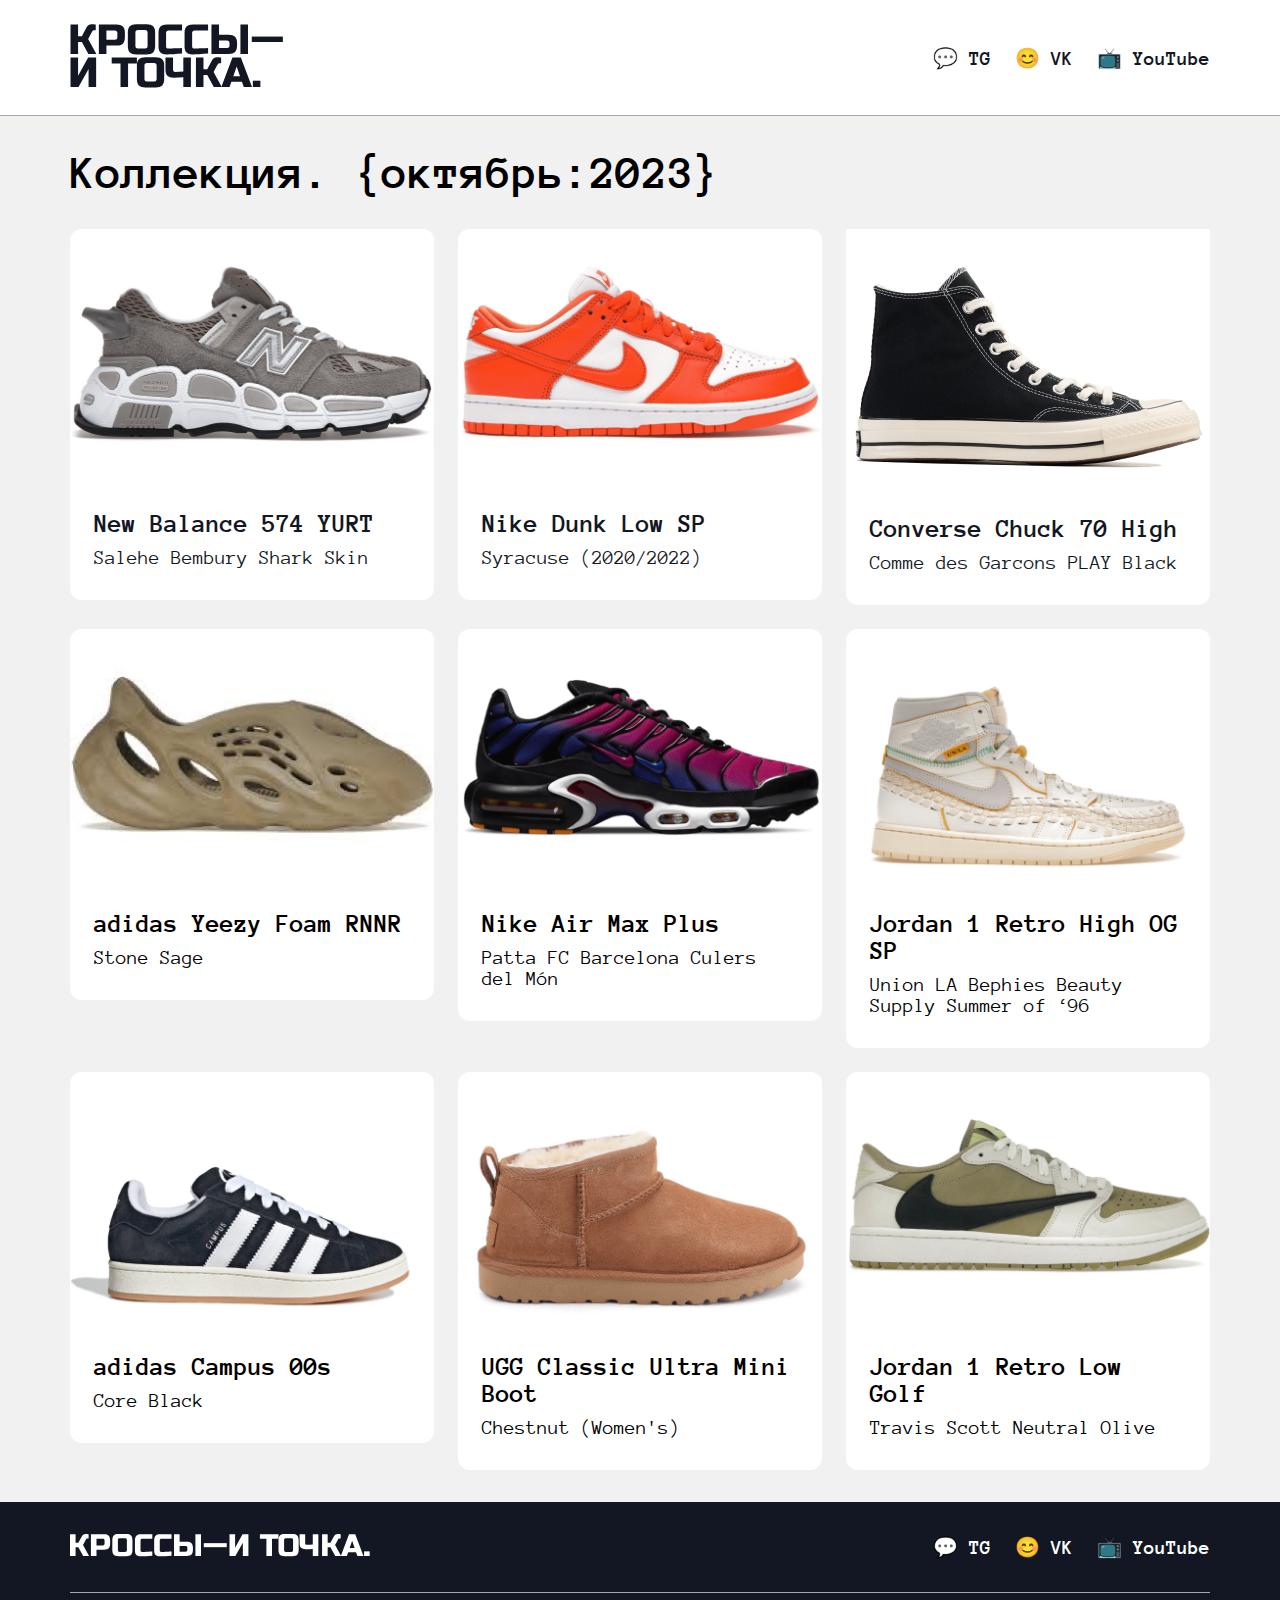
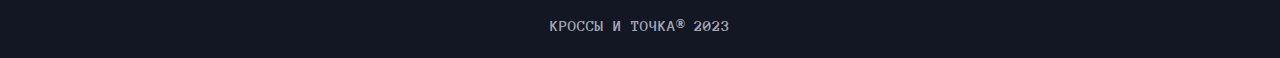
<file: index.html>
<!DOCTYPE html>
<html lang="en">
<head>
    <meta charset="UTF-8">
    <meta name="viewport" content="width=device-width, initial-scale=1.0">
    <title>Кроссы и точка</title>
    <link href="./style.css" rel="stylesheet" />
</head>
<body>
    <main>
        <header>
            <div class="header-container">
                <a href="#" class="logo-link">
                    <img alt="Кроссы и точка" src="./images/logo.svg" />
                </a>
                <nav>
                    <ul class="nav-list">
                        <li class="nav-item">
                            <a href="https://t.me/lastglow" class="nav-link">💬 TG</a>
                        </li>
                        <li class="nav-item">
                            <a href="#" class="nav-link">😊 VK</a>
                        </li>
                        <li class="nav-item">
                            <a href="#" class="nav-link">📺 YouTube</a>
                        </li>
                    </ul>
                </nav>
            </div>
        </header>

        <div class="content">
            <h1>Коллекция. {октябрь:2023}</h1>
            <div class="sneakers">
                <a class="sneaker" href="item-1.html">
                    <img alt="New Balance 574 YURT" src="./images/6.png" class="sneaker-image" />
                    <div class="sneaker-info">
                        <h3>New Balance 574 YURT</h3>
                        <p>Salehe Bembury Shark Skin</p>
                    </div>
                </a>
                <a class="sneaker" href="item-2.html">
                    <img alt="Nike Dunk Low SP" src="./images/7.png" class="sneaker-image" />
                    <div class="sneaker-info">
                        <h3>Nike Dunk Low SP</h3>
                        <p>Syracuse (2020/2022)</p>
                    </div>
                </a>
                <a class="sneaker" href="item-3.html">
                    <img alt="Converse Chuck 70 High" src="./images/4.png" class="sneaker-image" />
                    <div class="sneaker-info">
                        <h3>Converse Chuck 70 High</h3>
                        <p>Comme des Garcons PLAY Black</p>
                    </div>
                </a>
                <div class="sneaker">
                    <img alt="adidas Yeezy Foam RNNR" src="./images/9.png" class="sneaker-image" />
                    <div class="sneaker-info">
                        <h3>adidas Yeezy Foam RNNR</h3>
                        <p>Stone Sage</p>
                    </div>
                </div>
                <div class="sneaker">
                    <img alt="Jordan 1 Retro High OG SP" src="./images/1.png" class="sneaker-image" />
                    <div class="sneaker-info">
                        <h3>Nike Air Max Plus</h3>
                        <p>Patta FC Barcelona Culers del Món</p>
                    </div>
                </div>
                <div class="sneaker">
                    <img alt="Jordan 1 Retro High OG SP" src="./images/2.png" class="sneaker-image" />
                    <div class="sneaker-info">
                        <h3>Jordan 1 Retro High OG SP</h3>
                        <p>Union LA Bephies Beauty Supply Summer of ‘96</p>
                    </div>
                </div>
                <div class="sneaker">
                    <img alt="adidas Campus 00s" src="./images/3.png" class="sneaker-image" />
                    <div class="sneaker-info">
                        <h3>adidas Campus 00s</h3>
                        <p>Core Black</p>
                    </div>
                </div>
                <div class="sneaker">
                    <img alt="UGG Classic Ultra Mini Boot" src="./images/5.png" class="sneaker-image" />
                    <div class="sneaker-info">
                        <h3>UGG Classic Ultra Mini Boot</h3>
                        <p>Chestnut (Women's)</p>
                    </div>
                </div>
                <div class="sneaker">
                    <img alt="Jordan 1 Retro Low Golf" src="./images/8.png" class="sneaker-image" />
                    <div class="sneaker-info">
                        <h3>Jordan 1 Retro Low Golf</h3>
                        <p>Travis Scott Neutral Olive</p>
                    </div>
                </div>
            </div>
        </div>

        <footer>
            <div class="footer-content">
                <a class="footer__logo-link" href="#">
                    <img alt="Кроссы и точка" src="./images/logo_footer.svg" class="footer__logo-image" />
                </a>
                <nav>
                    <ul class="nav-list">
                        <li class="nav-item">
                            <a href="https://t.me/lastglow" class="nav-link">💬 TG</a>
                        </li>
                        <li class="nav-item">
                            <a href="#" class="nav-link">😊 VK</a>
                        </li>
                        <li class="nav-item">
                            <a href="#" class="nav-link">📺 YouTube</a>
                        </li>
                    </ul>
                </nav>
            </div>
            <div class="copyright">
                <p class="copyright-text">КРОССЫ И ТОЧКА® 2023</p>
            </div>
        </footer>
    </main> 
</body>
</html>
</file>
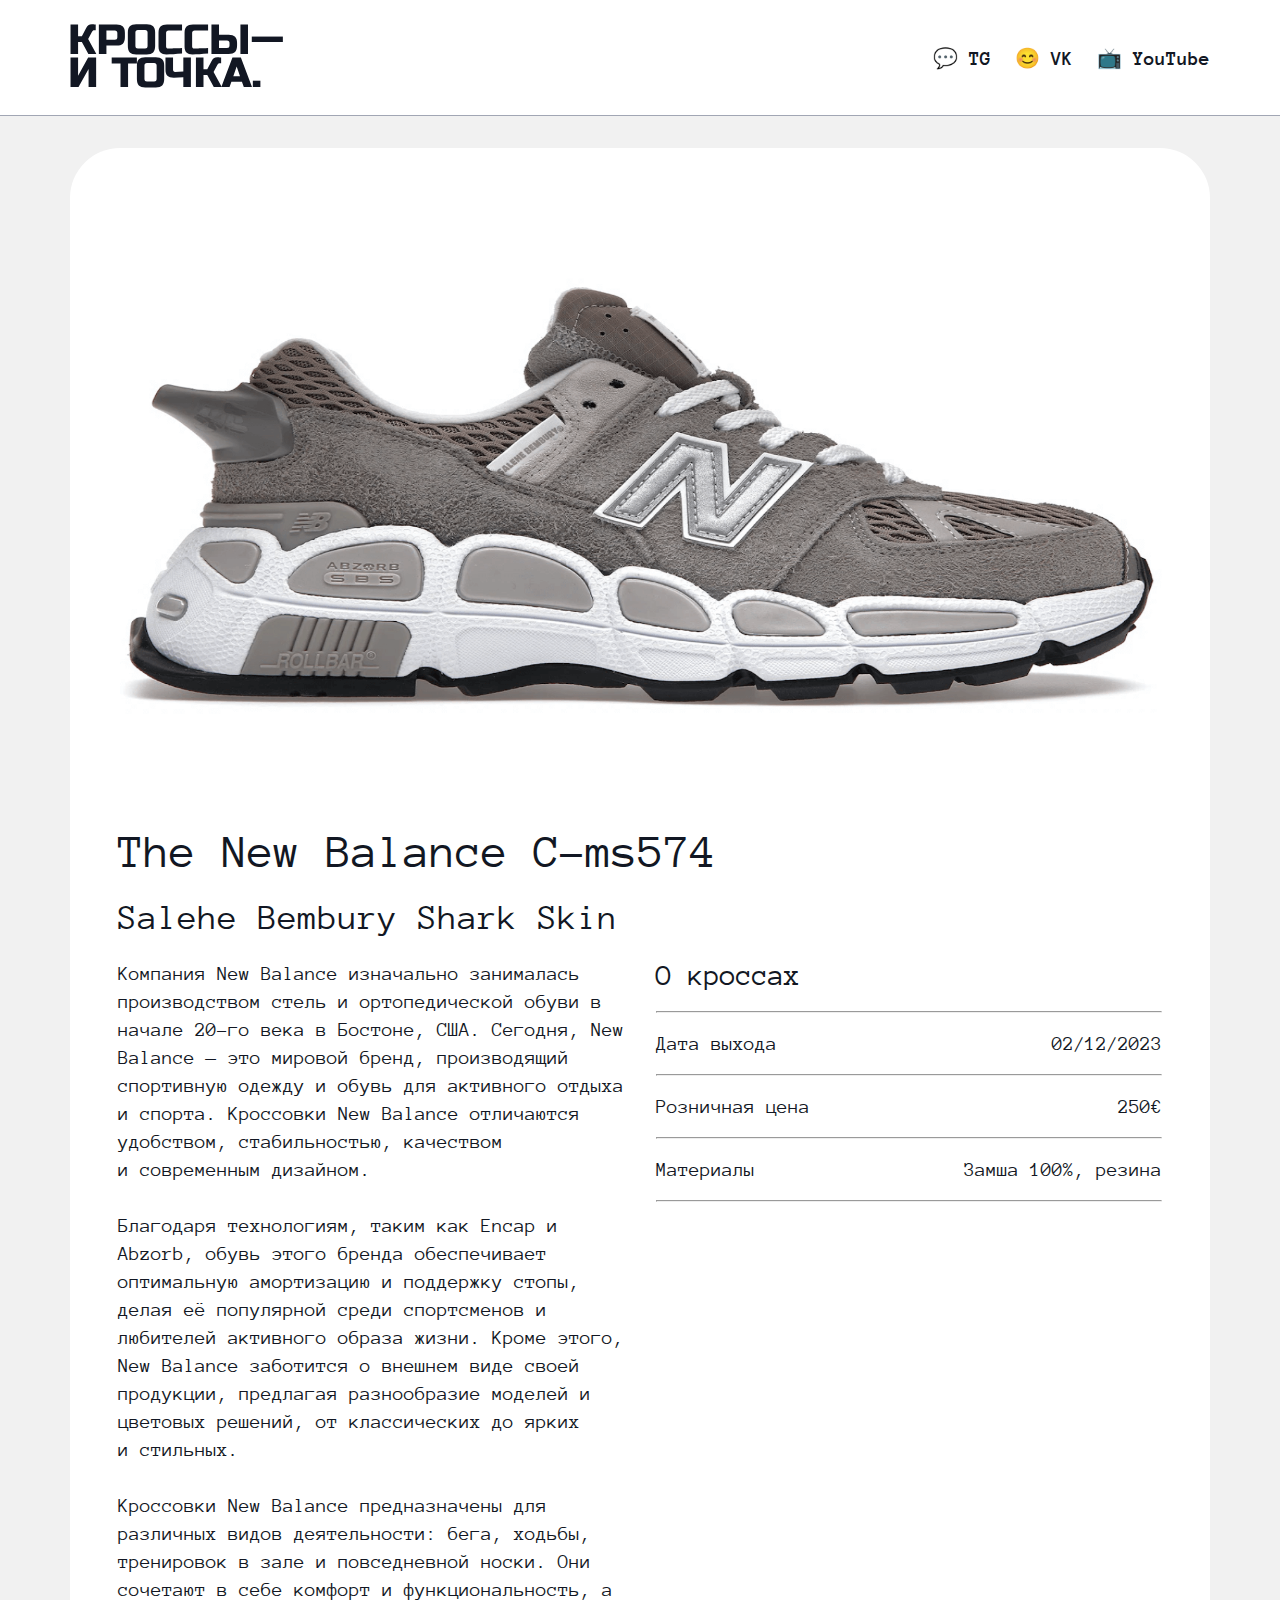
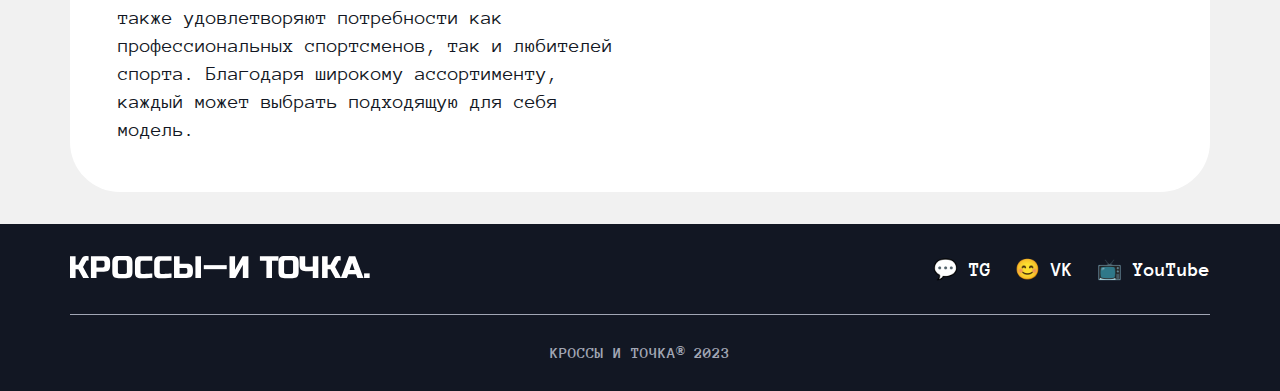
<file: item-1.html>
<!DOCTYPE html>
<html lang="en">
<head>
    <meta charset="UTF-8">
    <meta name="viewport" content="width=device-width, initial-scale=1.0">
    <title>Кроссы и точка</title>
    <link href="./cdn.css" rel="stylesheet" />
</head>
<body>
    <main>
        <header>
            <div class="header-container">
                <a href="index.html" class="logo-link">
                <img alt="Кроссы и точка" src="./images/logo.svg" />
                </a>
                <nav>
                    <ul class="nav-list">
                        <li class="nav-item">
                            <a href="#" class="nav-link">💬 TG</a>
                        </li>
                        <li class="nav-item">
                            <a href="#" class="nav-link">😊 VK</a>
                        </li>
                        <li class="nav-item">
                            <a href="#" class="nav-link">📺 YouTube</a>
                        </li>
                    </ul>
                </nav>
            </div>
        </header>

            <div class="content">
                <div class="sneaker">
                    <img alt="New Balance 574 YURT" src="./images/6.png" class="sneaker-image" />
                    <div class="sneaker-info">
                        <h1>The New Balance C-ms574</h1>
                        <h2>Salehe Bembury Shark Skin</h2> 
                        <div class="card-info">
                        <div class="info"> 
                            <p>Компания New Balance изначально занималась производством стель и ортопедической
                            обуви в начале 20-го века в Бостоне, США. Сегодня, New Balance — это мировой бренд, производящий спортивную одежду
                            и обувь для активного отдыха и спорта. Кроссовки New Balance отличаются удобством, стабильностью,
                            качеством и современным дизайном.</p>
                            <br>
                              <p> Благодаря технологиям, таким как Encap и Abzorb, обувь этого бренда обеспечивает оптимальную амортизацию
                            и поддержку стопы, делая её популярной среди спортсменов и любителей активного образа жизни. Кроме
                            этого, New Balance заботится о внешнем виде своей продукции, предлагая разнообразие моделей и цветовых
                            решений, от классических до ярких и стильных.</p>
                            <br>
                              <p>Кроссовки New Balance предназначены для различных видов деятельности: бега, ходьбы, тренировок в зале
                            и повседневной носки. Они сочетают в себе комфорт и функциональность, а также удовлетворяют потребности
                            как профессиональных спортсменов, так и любителей спорта. Благодаря широкому ассортименту, каждый может
                            выбрать подходящую для себя модель.</p>
                        </div> 
                        <div class="table">      
                            <div class="info-1">
                                <div class="info-3">
                                <h3>О кроссах</h3>
                                </div>
                                <hr class="hr1">
                                <div class="info-2">
                                    <h6>Дата выхода </h6>
                                    <h6>02/12/2023</h6>
                                </div>
                                <hr class="hr1">
                                <div class="info-2">
                                    <h6>Розничная цена </h6>
                                    <h6>250€</h6>
                                </div>
                                <hr class="hr1">
                                <div class="info-2">
                                    <h6>Материалы</h6>
                                    <h6>Замша 100%, резина</h6>
                                </div>
                                <hr class="hr1">
                            </div>
                        </div>
                        </div>
                    </div>
                </div>
            </div>
        

        <footer>
            <div class="footer-content">
                <a class="footer__logo-link" href="index.html">
                    <img alt="Кроссы и точка" src="./images/logo_footer.svg" class="footer__logo-image" />
                </a>
                <nav>
                    <ul class="nav-list">
                        <li class="nav-item">
                            <a href="#" class="nav-link">💬 TG</a>
                        </li>
                        <li class="nav-item">
                            <a href="#" class="nav-link">😊 VK</a>
                        </li>
                        <li class="nav-item">
                            <a href="#" class="nav-link">📺 YouTube</a>
                        </li>
                    </ul>
                </nav>
            </div>
            <div class="copyright">
                <p class="copyright-text">КРОССЫ И ТОЧКА® 2023</p>
            </div>
        </footer>
    </main> 
</body>
</html>
</file>
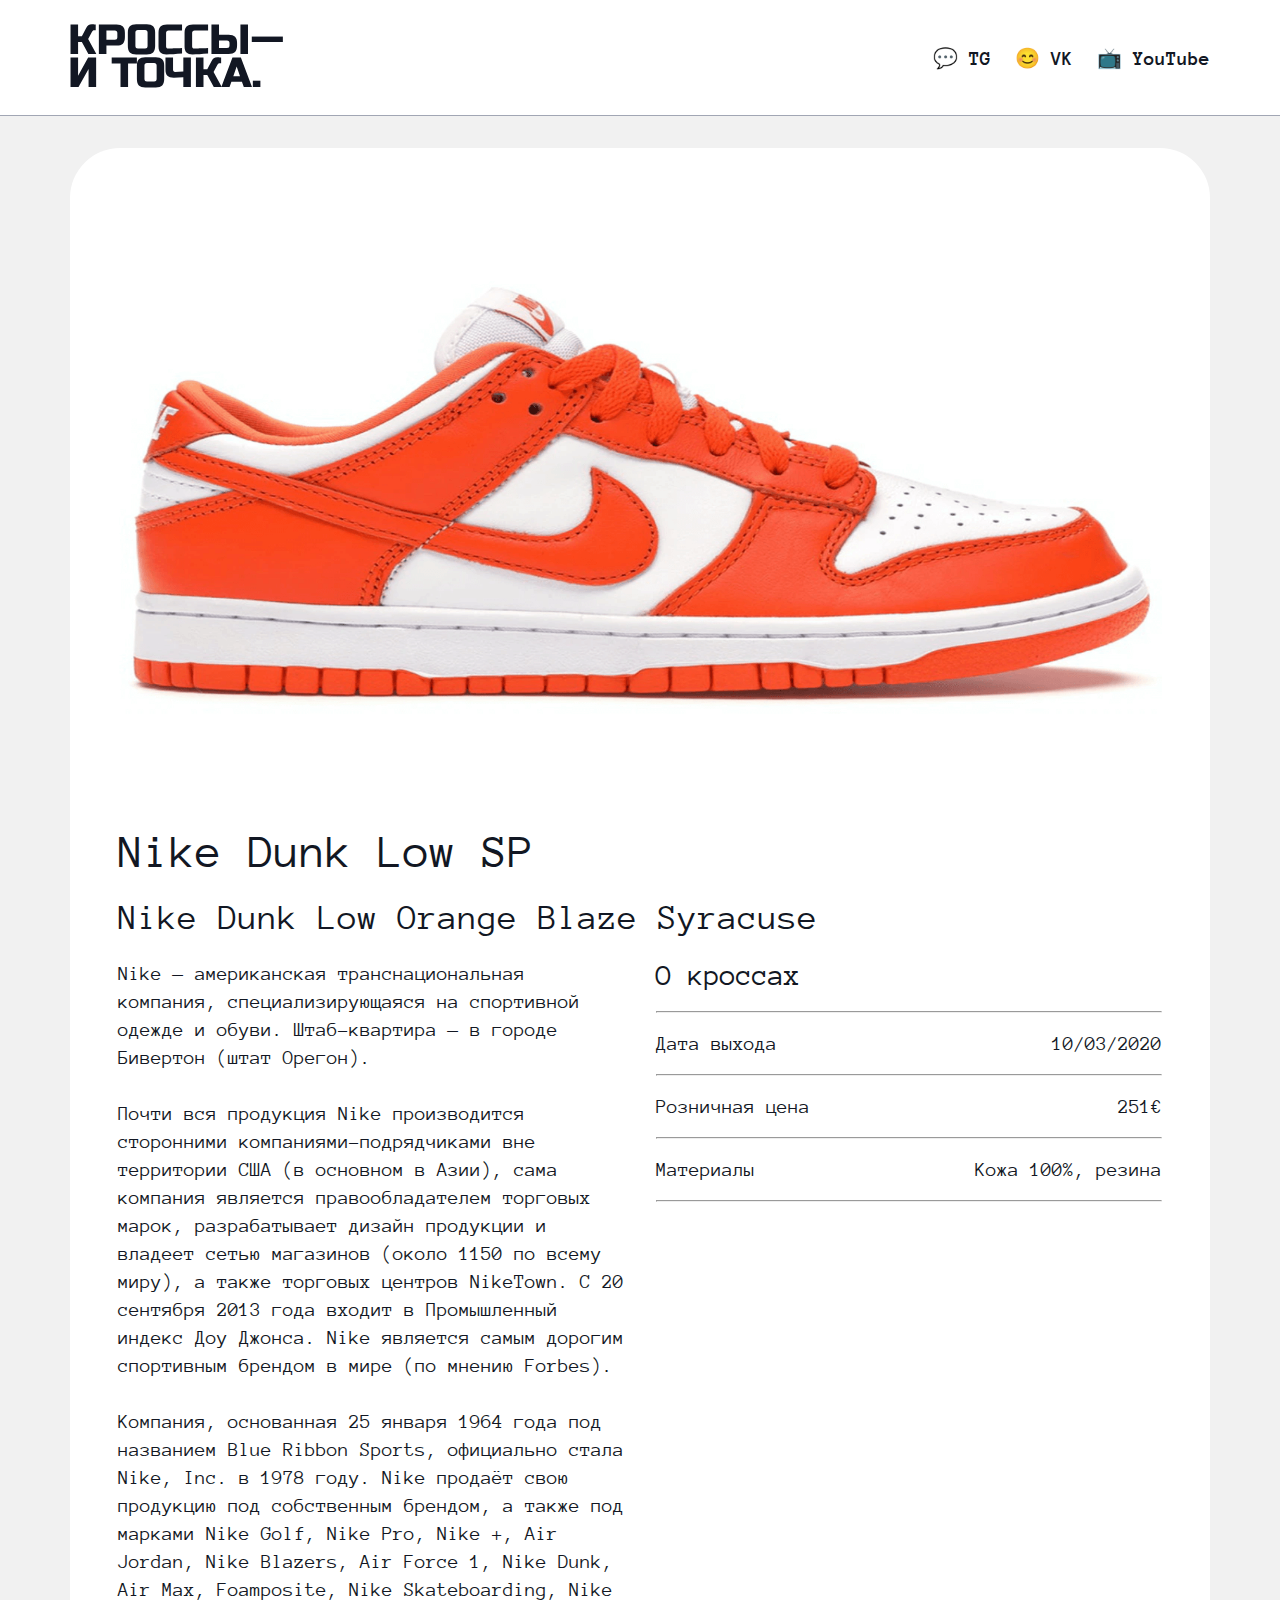
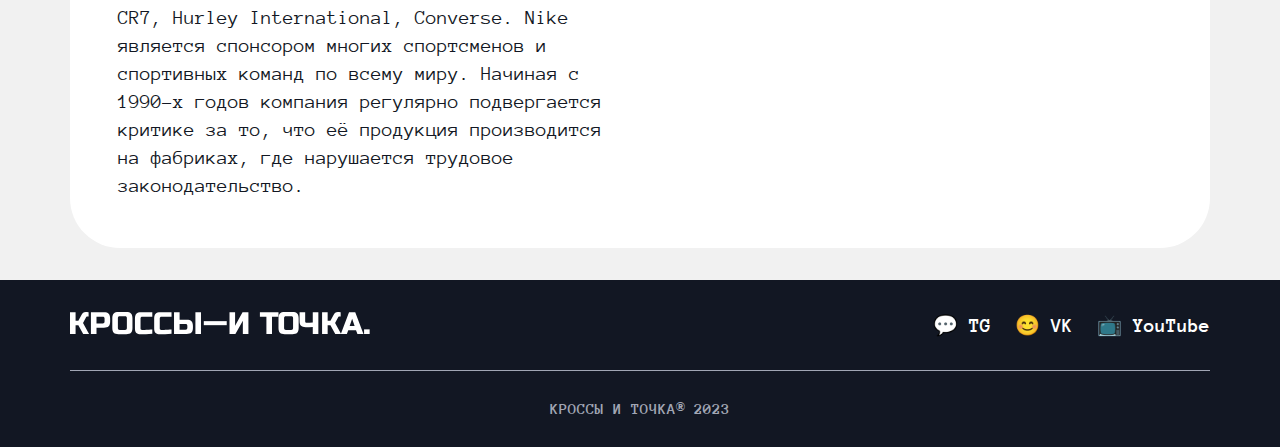
<file: item-2.html>
<!DOCTYPE html>
<html lang="en">
<head>
    <meta charset="UTF-8">
    <meta name="viewport" content="width=device-width, initial-scale=1.0">
    <title>Кроссы и точка</title>
    <link href="./cdn.css" rel="stylesheet" />
</head>
<body>
    <main>
        <header>
            <div class="header-container">
                <a href="index.html" class="logo-link">
                <img alt="Кроссы и точка" src="./images/logo.svg" />
                </a>
                <nav>
                    <ul class="nav-list">
                        <li class="nav-item">
                            <a href="#" class="nav-link">💬 TG</a>
                        </li>
                        <li class="nav-item">
                            <a href="#" class="nav-link">😊 VK</a>
                        </li>
                        <li class="nav-item">
                            <a href="#" class="nav-link">📺 YouTube</a>
                        </li>
                    </ul>
                </nav>
            </div>
        </header>

            <div class="content">
                <div class="sneaker">
                    <img alt="New Balance 574 YURT" src="./images/7.png" class="sneaker-image" />
                    <div class="sneaker-info">
                        <h1>Nike Dunk Low SP</h1>
                        <h2>Nike Dunk Low Orange Blaze Syracuse</h2> 
                        <div class="card-info">
                        <div class="info"> 
                            <p>Nike — американская транснациональная компания, специализирующаяся на спортивной одежде и обуви.
                            Штаб-квартира — в городе Бивертон (штат Орегон).</p>
                            <br>
                            <p>Почти вся продукция Nike производится сторонними компаниями-подрядчиками вне территории США (в основном в Азии),
                            сама компания является правообладателем торговых марок, разрабатывает дизайн продукции и владеет сетью магазинов 
                            (около 1150 по всему миру), а также торговых центров NikeTown. С 20 сентября 2013 года входит в Промышленный индекс Доу Джонса.
                            Nike является самым дорогим спортивным брендом в мире (по мнению Forbes).</p>
                            <br>
                            <p>Компания, основанная 25 января 1964 года под названием Blue Ribbon Sports, официально стала Nike, Inc. в 1978 году.
                            Nike продаёт свою продукцию под собственным брендом, а также под марками Nike Golf, Nike Pro, Nike +, Air Jordan, Nike Blazers, 
                            Air Force 1, Nike Dunk, Air Max, Foamposite, Nike Skateboarding, Nike CR7, Hurley International, Converse. 
                            Nike является спонсором многих спортсменов и спортивных команд по всему миру. 
                            Начиная с 1990-х годов компания регулярно подвергается критике за то, что её продукция производится на фабриках, 
                            где нарушается трудовое законодательство.</p>
                        </div> 
                        <div class="table">      
                            <div class="info-1">
                                <div class="info-3">
                                <h3>О кроссах</h3>
                                </div>
                                <hr class="hr1">
                                <div class="info-2">
                                    <h6>Дата выхода </h6>
                                    <h6>10/03/2020</h6>
                                </div>
                                <hr class="hr1">
                                <div class="info-2">
                                    <h6>Розничная цена </h6>
                                    <h6>251€</h6>
                                </div>
                                <hr class="hr1">
                                <div class="info-2">
                                    <h6>Материалы</h6>
                                    <h6>Кожа 100%, резина</h6>
                                </div>
                                <hr class="hr1">
                            </div>
                        </div>
                        </div>
                    </div>
                </div>
            </div>
        

        <footer>
            <div class="footer-content">
                <a class="footer__logo-link" href="index.html">
                    <img alt="Кроссы и точка" src="./images/logo_footer.svg" class="footer__logo-image" />
                </a>
                <nav>
                    <ul class="nav-list">
                        <li class="nav-item">
                            <a href="#" class="nav-link">💬 TG</a>
                        </li>
                        <li class="nav-item">
                            <a href="#" class="nav-link">😊 VK</a>
                        </li>
                        <li class="nav-item">
                            <a href="#" class="nav-link">📺 YouTube</a>
                        </li>
                    </ul>
                </nav>
            </div>
            <div class="copyright">
                <p class="copyright-text">КРОССЫ И ТОЧКА® 2023</p>
            </div>
        </footer>
    </main> 
</body>
</html>
</file>
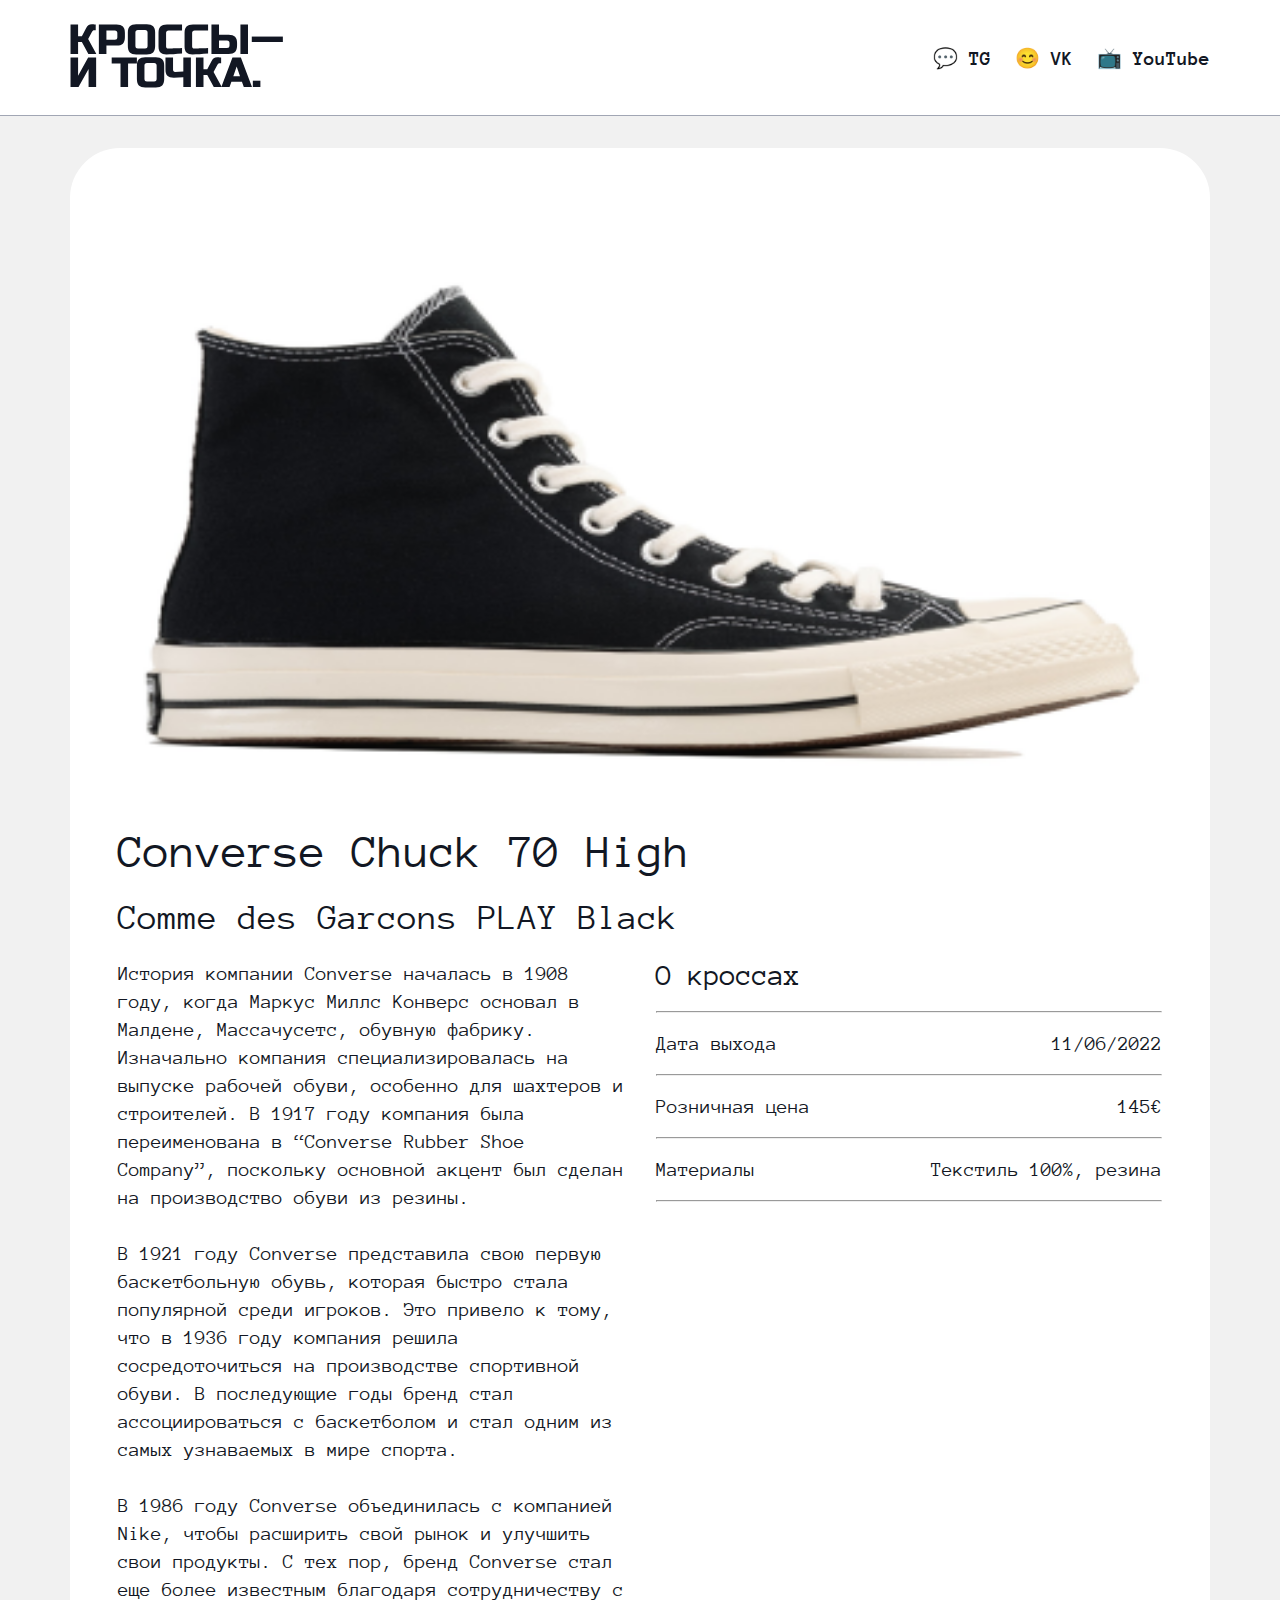
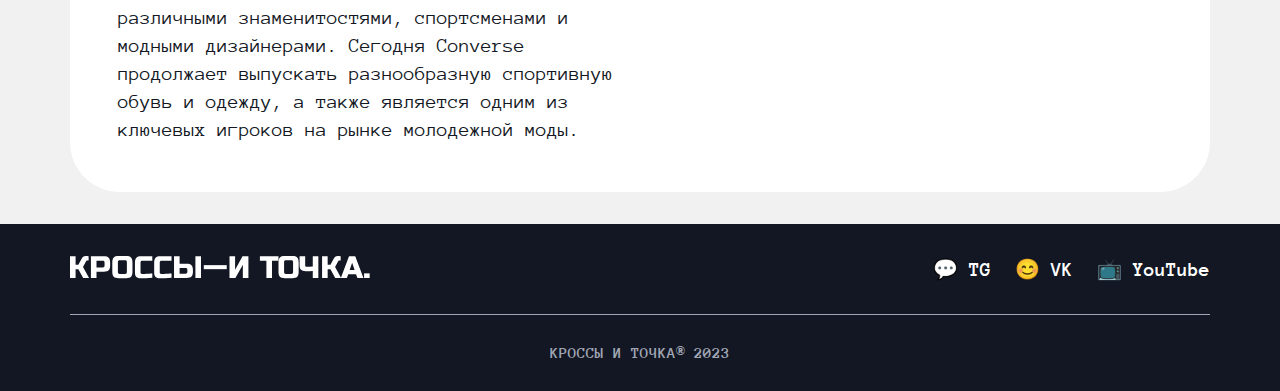
<file: item-3.html>
<!DOCTYPE html>
<html lang="en">
<head>
    <meta charset="UTF-8">
    <meta name="viewport" content="width=device-width, initial-scale=1.0">
    <title>Кроссы и точка</title>
    <link href="./cdn.css" rel="stylesheet" />
</head>
<body>
    <main>
        <header>
            <div class="header-container">
                <a href="index.html" class="logo-link">
                <img alt="Кроссы и точка" src="./images/logo.svg" />
                </a>
                <nav>
                    <ul class="nav-list">
                        <li class="nav-item">
                            <a href="#" class="nav-link">💬 TG</a>
                        </li>
                        <li class="nav-item">
                            <a href="#" class="nav-link">😊 VK</a>
                        </li>
                        <li class="nav-item">
                            <a href="#" class="nav-link">📺 YouTube</a>
                        </li>
                    </ul>
                </nav>
            </div>
        </header>

            <div class="content">
                <div class="sneaker">
                    <img alt="New Balance 574 YURT" src="./images/4.png" class="sneaker-image" />
                    <div class="sneaker-info">
                        <h1>Converse Chuck 70 High</h1>
                        <h2>Comme des Garcons PLAY Black</h2> 
                        <div class="card-info">
                        <div class="info"> 
                            <p>История компании Converse началась в 1908 году, когда Маркус Миллс Конверс основал в Малдене, 
                            Массачусетс, обувную фабрику. Изначально компания специализировалась на выпуске рабочей обуви, 
                            особенно для шахтеров и строителей. В 1917 году компания была переименована в “Converse Rubber Shoe Company”, 
                            поскольку основной акцент был сделан на производство обуви из резины.</p>
                            <br>
                            <p>В 1921 году Converse представила свою первую баскетбольную обувь, 
                            которая быстро стала популярной среди игроков. Это привело к тому, что в 1936 году
                            компания решила сосредоточиться на производстве спортивной обуви. В последующие годы бренд 
                            стал ассоциироваться с баскетболом и стал одним из самых узнаваемых в мире спорта.</p>
                            <br>
                            <p>
                            В 1986 году Converse объединилась с компанией Nike, чтобы расширить свой рынок и улучшить свои продукты. 
                            С тех пор, бренд Converse стал еще более известным благодаря сотрудничеству с различными знаменитостями, 
                            спортсменами и модными дизайнерами. Сегодня Converse продолжает выпускать разнообразную спортивную обувь 
                            и одежду, а также является одним из ключевых игроков на рынке молодежной моды.</p>
                        </div> 
                        <div class="table">      
                            <div class="info-1">
                                <div class="info-3">
                                <h3>О кроссах</h3>
                                </div>
                                <hr class="hr1">
                                <div class="info-2">
                                    <h6>Дата выхода </h6>
                                    <h6>11/06/2022</h6>
                                </div>
                                <hr class="hr1">
                                <div class="info-2">
                                    <h6>Розничная цена </h6>
                                    <h6>145€</h6>
                                </div>
                                <hr class="hr1">
                                <div class="info-2">
                                    <h6>Материалы</h6>
                                    <h6>Текстиль 100%, резина</h6>
                                </div>
                                <hr class="hr1">
                            </div>
                        </div>
                        </div>
                    </div>
                </div>
            </div>
        

        <footer>
            <div class="footer-content">
                <a class="footer__logo-link" href="index.html">
                    <img alt="Кроссы и точка" src="./images/logo_footer.svg" class="footer__logo-image" />
                </a>
                <nav>
                    <ul class="nav-list">
                        <li class="nav-item">
                            <a href="#" class="nav-link">💬 TG</a>
                        </li>
                        <li class="nav-item">
                            <a href="#" class="nav-link">😊 VK</a>
                        </li>
                        <li class="nav-item">
                            <a href="#" class="nav-link">📺 YouTube</a>
                        </li>
                    </ul>
                </nav>
            </div>
            <div class="copyright">
                <p class="copyright-text">КРОССЫ И ТОЧКА® 2023</p>
            </div>
        </footer>
    </main> 
</body>
</html>
</file>
<file: style.css>
@font-face {
    font-family: "Anonymous Pro";
    src: url(fonts/AnonymousPro-Regular.ttf);
    font-weight: 400;
    font-style: normal;
    display: swap;
}

@font-face {
    font-family: "Anonymous Pro";
    src: url(fonts/AnonymousPro-Bold.ttf);
    font-weight: 700;
    font-style: normal;
    display: swap;
}

* {
    box-sizing: border-box;
}

body,h1,h2,h3,p,ul,li {
    margin: 0;
}
ul {
    list-style: none;
    padding: 0;
}
a {
    color: #121723;
    text-decoration: none;
}

.item-1.html {
    list-style: none;
}

body {
    font-family: "Anonymous Pro", sans-serif;
}

main {
    display: flex;
    flex-direction: column;
    align-items: center;
    background: #F1F1F1;
}

header {
    display: flex;
    flex-direction: row;
    align-items: center;
    justify-content: center;
    width: 100%;
    border-bottom: 1px solid #A1A6B4;
    background: white;
}

.header-container {
    display: flex;
    justify-content: space-between;
    width: 100%;
    max-width: 1140px;
    margin: 24px 0 24px;
}

.logo-link {
    max-width: 215px;
}

.logo-link:hover {
    transform: scale(1.01);
    transition: transform ease-in-out 200ms;
}

nav {
    display: flex;
}

.nav-list {
    display: flex;
    align-items: center;
    width: 100%;
    gap: 24px;
}

.nav-item {
    display: inline;
}

.nav-link {
    color: #121723;
    font-size: 20px;
    font-weight: 700;
}

.content {
    margin: 32px 0;
    max-width: 1140px;
}

h1 {
    font-size: 48px;
}

.sneakers {
    display: flex;
    flex-wrap: wrap;
    gap: 24px;
    margin: 32px 0 0;
}

.sneaker {
    display: flex;
    flex-direction: column;
    align-items: center;
    max-width: 364px;
    height: 100%;
    border-radius: 12px;
    background: white;
}

.sneaker:hover {
    box-shadow: 0px 4px 4px 0px rgba(0, 0, 0, 0.25);
    transform:translateY(-10px);
    transition: box-shadow ease-in-out 300ms;
    transition: transform ease-in-out 300ms;
}

.sneaker-image {
    width: 100%;
}

.sneaker-info {
    display: flex;
    flex-direction: column;
    align-items: flex-start;
    gap: 10px;
    width: 100%;
    padding: 32px 24px;
}

h3 {
    font-size: 26px;
}

p {
    font-size: 20px;
}

footer {
    width: 100%;
    display: flex;
    flex-direction: column;
    align-items: center;
    background: #121723;
}

.footer-content {
    display: flex;
    justify-content: space-between;
    width: 100%;
    max-width: 1140px;
    margin: 32px 0;
}

.footer__logo-link {
    max-width: 300px;
    width: 100%;
}

.footer__logo-link:hover {
    transform: scale(1.01);
    transition: transform ease-in-out 200ms;
}

footer .nav-link {
    color: white;
}

.copyright {
    display: flex;
    align-items: center;
    justify-content: center;
    width: 100%;
    max-width: 1140px;
    border-top: 1px solid #A1A6B4;
}

.copyright-text {
    color: #A1A6B4;
    font-size: 16px;
    font-weight: 700;
    margin: 24px 0;
}

@media screen and (max-width:375px) {
    .header-container {
        flex-direction: column;
        justify-content: center;
        align-items: center;
    }

    .footer-content {
        flex-direction: column;
        justify-content: center;
        align-items: center;
    }

    .content {
        display: flex;
        padding: 24px;
        flex-direction: column;
        align-items: center;
        gap: 32px;
        align-self: stretch;
        width: auto;
    }

    h1 {
        color: #121723;
font-family: Anonymous Pro;
font-size: 32px;
font-style: normal;
font-weight: 700;
line-height: 100%; /* 32px */
align-self: stretch;
    }
    .sneaker {
        display: flex;
        padding: 32px 24px;
        flex-direction: column;
        justify-content: center;
        align-items: flex-start;
        gap: 12px;
        align-self: stretch;
    }
    
}
</file>
<file: cdn.css>
@font-face {
    font-family: "Anonymous Pro";
    src: url(fonts/AnonymousPro-Bold.ttf);
    font-weight: 700;
  }
  
  @font-face {
    font-family: "Anonymous Pro";
    src: url(fonts/AnonymousPro-Regular.ttf);
  }
  * {
    margin: 0;
    padding: 0;
    box-sizing: border-box;
    font-family: "Anonymous Pro", monospace;
  }
body,h1,h2,h3,p,ul,li {
    margin: 0;
}
ul {
    list-style: none;
    padding: 0;
}
a {
    text-decoration: none;
}

.item-1.html {
    list-style: none;
}

body {
    font-family: "Anonymous Pro", sans-serif;
}

main {
    display: flex;
    flex-direction: column;
    align-items: center;
    background: #F1F1F1;
}

header {
    display: flex;
    flex-direction: row;
    align-items: center;
    justify-content: center;
    width: 100%;
    border-bottom: 1px solid #A1A6B4;
    background: white;
}

.header-container {
    display: flex;
    justify-content: space-between;
    width: 100%;
    max-width: 1140px;
    margin: 24px 0 24px;
}

.logo-link {
    max-width: 215px;
}

.logo-link:hover {
    transform: scale(1.01);
    transition: transform ease-in-out 200ms;
}

nav {
    display: flex;
}

.nav-list {
    display: flex;
    align-items: center;
    width: 100%;
    gap: 24px;
}

.nav-item {
    display: inline;
}

.nav-link {
    color: #121723;
    font-size: 20px;
    font-weight: 700;
}

.content {
    margin: 32px 0;
    max-width: 1140px;
}

.sneaker {
    display: flex;
    width: 1140px;
    padding: 48px;
    flex-direction: column;
    align-items: flex-start;
    gap: 32px;
    border-radius: 50px;
    background: var(--white-100, #FFF);
}

.sneaker-image {
    display: flex;
    height: 600px;
    align-self: stretch;
    width: 100%;
    border-radius: 50px 50px 0px 0px;
}

.sneaker-info {
    display: flex;
    flex-direction: column;
    align-self: stretch;
    align-items: flex-start;
    gap: 24px;
}

.card-info {
    display: flex;
align-items: flex-start;
gap: 32px;
align-self: stretch;
}

p {
    font-family: "Anonymous Pro", sans-serif;
    color: #121723;
font-size: 20px;
font-style: normal;
font-weight: 400;
line-height: 28px; /* 140% */
}

h1 {
    align-self: stretch;
    color: var(--black, #121723);
    font-family: Anonymous Pro;
    font-size: 48px;
    font-style: normal;
    font-weight: 400;
    line-height: 100%; /* 48px */
}

h2 {
    flex: 1 0 0;
    color: #121723;
font-family: Anonymous Pro;
font-size: 36px;
font-style: normal;
font-weight: 400;
line-height: 100%;
}

h3 {
    color: #121723;
font-family: Anonymous Pro;
font-size: 30px;
font-style: normal;
font-weight: 400;
line-height: normal;
}

h6 {
    color: #121723;
font-family: Anonymous Pro;
font-size: 20px;
font-style: normal;
font-weight: 400;
line-height: normal;
}

footer {
    width: 100%;
    display: flex;
    flex-direction: column;
    align-items: center;
    background: #121723;
}

.footer-content {
    display: flex;
    justify-content: space-between;
    width: 100%;
    max-width: 1140px;
    margin: 32px 0;
}

.footer__logo-link {
    max-width: 300px;
    width: 100%;
}

.footer__logo-link:hover {
    transform: scale(1.01);
    transition: transform ease-in-out 200ms;
}

footer .nav-link {
    color: white;
}

.copyright {
    display: flex;
    align-items: center;
    justify-content: center;
    width: 100%;
    max-width: 1140px;
    border-top: 1px solid #A1A6B4;
}

.copyright-text {
    color: #A1A6B4;
    font-size: 16px;
    font-weight: 700;
    margin: 24px 0;
}

.info {
    display: flex;
    flex-direction:column ;
    flex: 1 0 0;
    color: #121723;
font-family: Anonymous Pro;
font-size: 20px;
font-style: normal;
font-weight: 400;
line-height: 28px; /* 140% */
}

.table {
    display: flex;
    flex-direction: column;
    align-items: flex-start;
    gap: 24px;
    flex: 1 0 0;
}

.info-1 {
    display: flex;
    flex-direction: column;
    align-items: flex-start;
    gap: 20px;
    align-self: stretch;
}

.info-2 {
    display: flex;
justify-content: space-between;
align-items: flex-start;
align-self: stretch;
    gap: 20px;
text-align: right;
font-family: Anonymous Pro;
font-size: 20px;
font-style: normal;
font-weight: 400;
line-height: normal;
}

.info-3 {
    color: #121723;
font-family: Anonymous Pro;
font-size: 30px;
font-style: normal;
font-weight: 400;
line-height: normal;
}

.hr1 {
    height: 1px;
align-self: stretch;
background: #121723;
}

@media screen and (max-width:375px) {
    .header-container {
        flex-direction: column;
        justify-content: center;
        align-items: center;
    }
    .footer-content {
        flex-direction: column;
        justify-content: center;
        align-items: center;
    }

    .content {
        display: flex;
        padding: 24px;
        flex-direction: column;
        align-items: center;
        gap: 32px;
        align-self: stretch;
        width: auto;
    }

    .sneaker {
        display: flex;
        padding: 24px;
        flex-direction: column;
        align-items: flex-start;
        gap: 32px;
        align-self: stretch;
        width: auto; 
    }

    .sneaker-image {
        width: auto;
        height: auto;
        align-self: stretch;
        
    }

    .sneaker-info {
        width: auto;
        font-size: 32px;
    }

    .card-info {
        width: auto;
        font-size: 32px;
        flex-direction: column;
    }

    p {
        color: #121723;
        font-family: Anonymous Pro;
        font-size: 16px;
        font-style: normal;
        font-weight: 400;
        line-height: 24px; /* 150% */
    }

    h1 {
        color: #121723;
font-family: Anonymous Pro;
font-size: 32px;
font-style: normal;
font-weight: 400;
line-height: 100%; /* 32px */
    }

    h2 {
        color: #121723;
font-family: Anonymous Pro;
font-size: 20px;
font-style: normal;
font-weight: 400;
line-height: 100%; /* 20px */
    }

    h3 {
        color: #121723;
font-family: Anonymous Pro;
font-size: 24px;
font-style: normal;
font-weight: 400;
line-height: normal;
    }

    h6 {
        color: #121723;
font-family: Anonymous Pro;
font-size: 16px;
font-style: normal;
font-weight: 400;
line-height: normal;
    }
}
</file>
